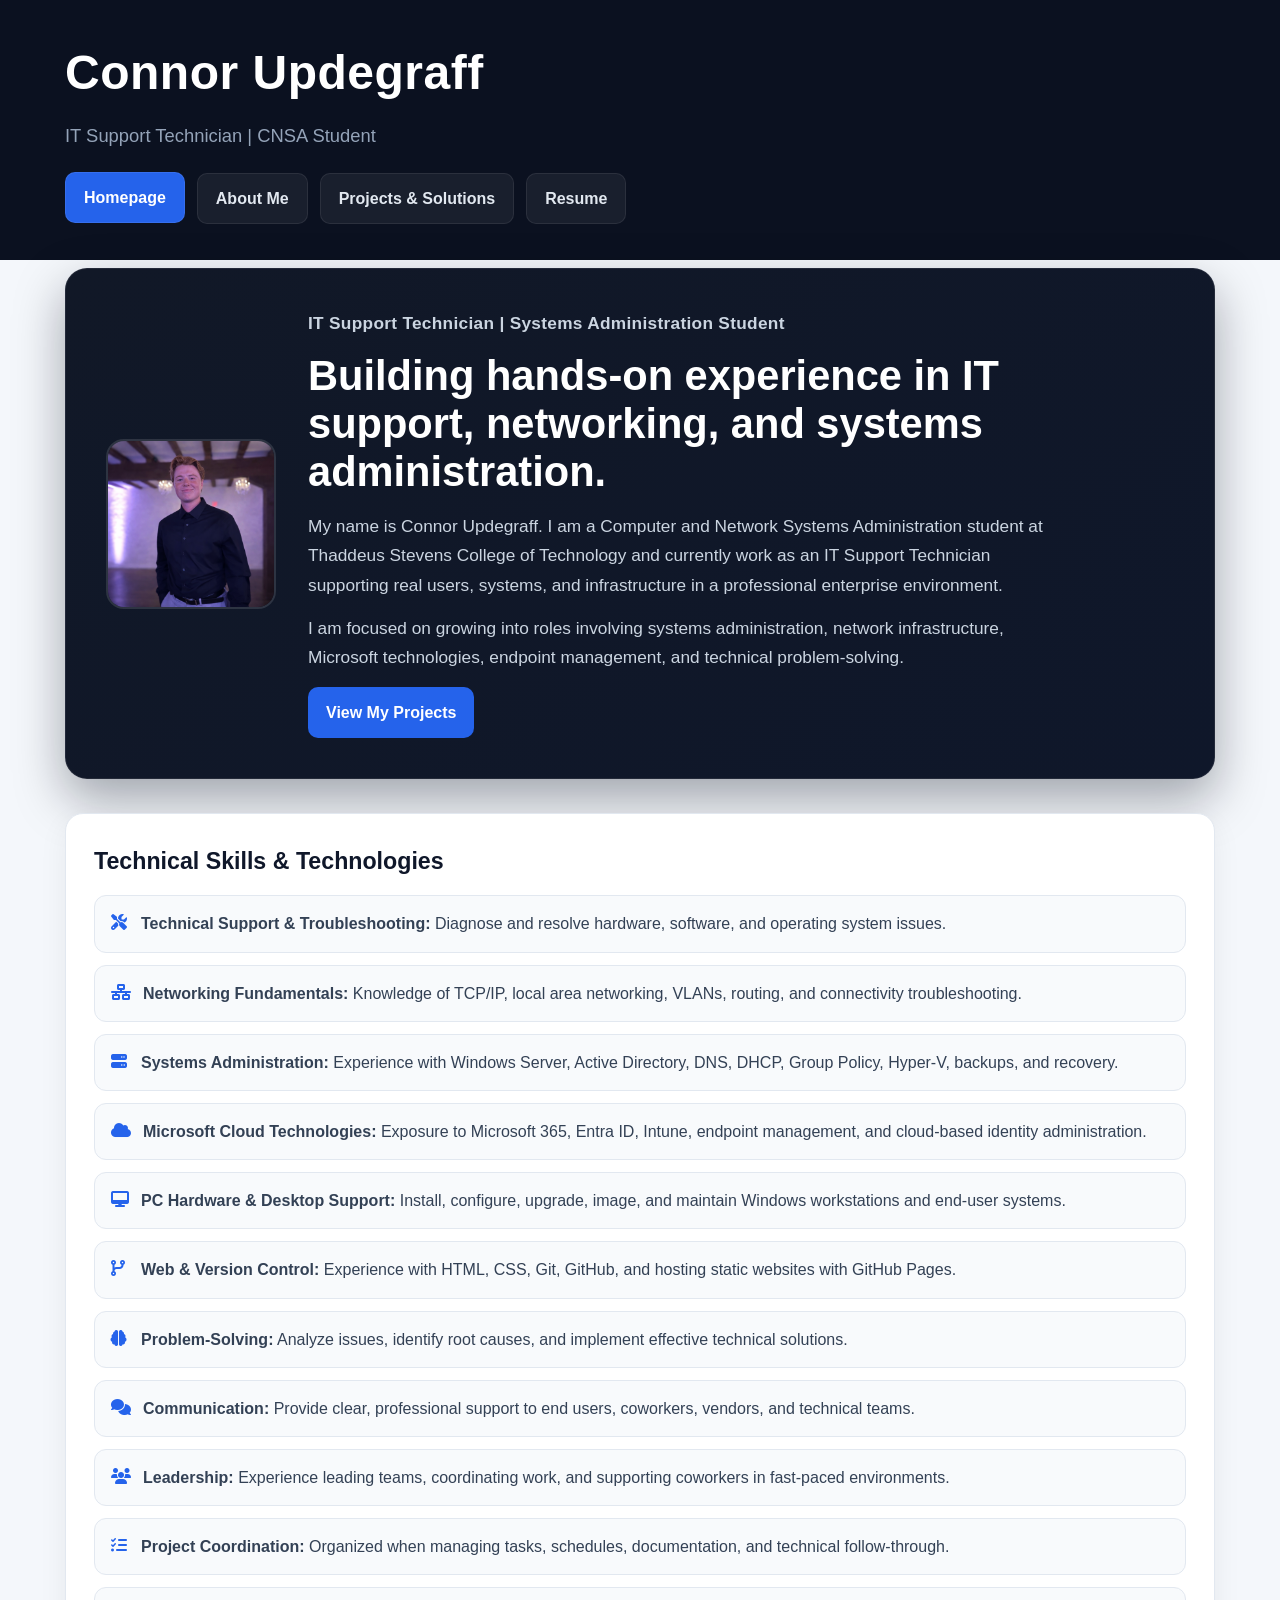
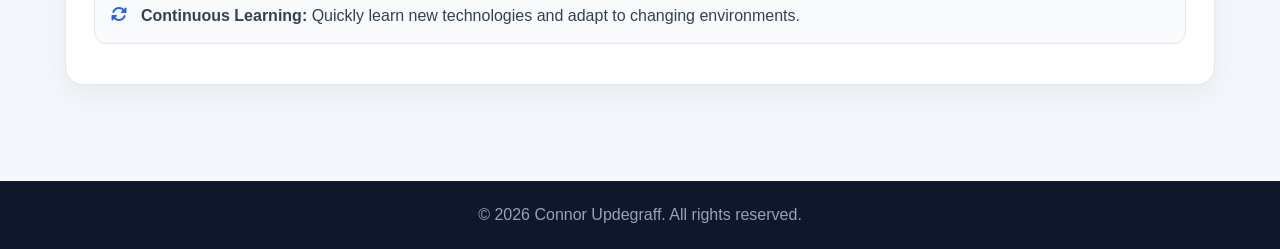
<file: index.html>
<!DOCTYPE html>
<html lang="en">
<head>
    <meta charset="UTF-8">
    <meta name="viewport" content="width=device-width, initial-scale=1.0">
    <title>Connor Updegraff | Homepage</title>
    <link rel="stylesheet" href="css/style.css">
    <link rel="stylesheet" href="https://cdnjs.cloudflare.com/ajax/libs/font-awesome/6.5.0/css/all.min.css">
</head>
<body>
    <header>
        <div class="container">
            <div class="site-title">Connor Updegraff</div>
            <div class="site-subtitle">IT Support Technician | CNSA Student</div>

            <nav>
                <ul>
                    <li><a href="index.html" class="active">Homepage</a></li>
                    <li><a href="AboutMe.html">About Me</a></li>
                    <li><a href="Projects.html">Projects &amp; Solutions</a></li>
                    <li><a href="Resume.html">Resume</a></li>
                </ul>
            </nav>
        </div>
    </header>

    <main>
        <div class="container">
            <section class="hero">
                <img src="images/Pictureofme.jpeg" alt="Photo of Connor Updegraff">

                <div class="hero-text">
                    <p class="hero-label">IT Support Technician | Systems Administration Student</p>

                    <h1>Building hands-on experience in IT support, networking, and systems administration.</h1>

                    <p>My name is Connor Updegraff. I am a Computer and Network Systems Administration student at Thaddeus Stevens College of Technology and currently work as an IT Support Technician supporting real users, systems, and infrastructure in a professional enterprise environment.</p>

                    <p>I am focused on growing into roles involving systems administration, network infrastructure, Microsoft technologies, endpoint management, and technical problem-solving.</p>

                    <div class="hero-actions">
                        <a class="hero-button" href="Projects.html">View My Projects</a>
                    </div>
                </div>
            </section>

            <section class="card">
                <h2>Technical Skills &amp; Technologies</h2>

                <ul class="skills-list">
                    <li><i class="fas fa-tools"></i><span><strong>Technical Support &amp; Troubleshooting:</strong> Diagnose and resolve hardware, software, and operating system issues.</span></li>
                    <li><i class="fas fa-network-wired"></i><span><strong>Networking Fundamentals:</strong> Knowledge of TCP/IP, local area networking, VLANs, routing, and connectivity troubleshooting.</span></li>
                    <li><i class="fas fa-server"></i><span><strong>Systems Administration:</strong> Experience with Windows Server, Active Directory, DNS, DHCP, Group Policy, Hyper-V, backups, and recovery.</span></li>
                    <li><i class="fas fa-cloud"></i><span><strong>Microsoft Cloud Technologies:</strong> Exposure to Microsoft 365, Entra ID, Intune, endpoint management, and cloud-based identity administration.</span></li>
                    <li><i class="fas fa-desktop"></i><span><strong>PC Hardware &amp; Desktop Support:</strong> Install, configure, upgrade, image, and maintain Windows workstations and end-user systems.</span></li>
                    <li><i class="fas fa-code-branch"></i><span><strong>Web &amp; Version Control:</strong> Experience with HTML, CSS, Git, GitHub, and hosting static websites with GitHub Pages.</span></li>
                    <li><i class="fas fa-brain"></i><span><strong>Problem-Solving:</strong> Analyze issues, identify root causes, and implement effective technical solutions.</span></li>
                    <li><i class="fas fa-comments"></i><span><strong>Communication:</strong> Provide clear, professional support to end users, coworkers, vendors, and technical teams.</span></li>
                    <li><i class="fas fa-users"></i><span><strong>Leadership:</strong> Experience leading teams, coordinating work, and supporting coworkers in fast-paced environments.</span></li>
                    <li><i class="fas fa-tasks"></i><span><strong>Project Coordination:</strong> Organized when managing tasks, schedules, documentation, and technical follow-through.</span></li>
                    <li><i class="fas fa-sync-alt"></i><span><strong>Continuous Learning:</strong> Quickly learn new technologies and adapt to changing environments.</span></li>
                </ul>
            </section>
        </div>
    </main>

    <footer>
        <div class="container">
            <p>&copy; 2026 Connor Updegraff. All rights reserved.</p>
        </div>
    </footer>
</body>
</html>
</file>
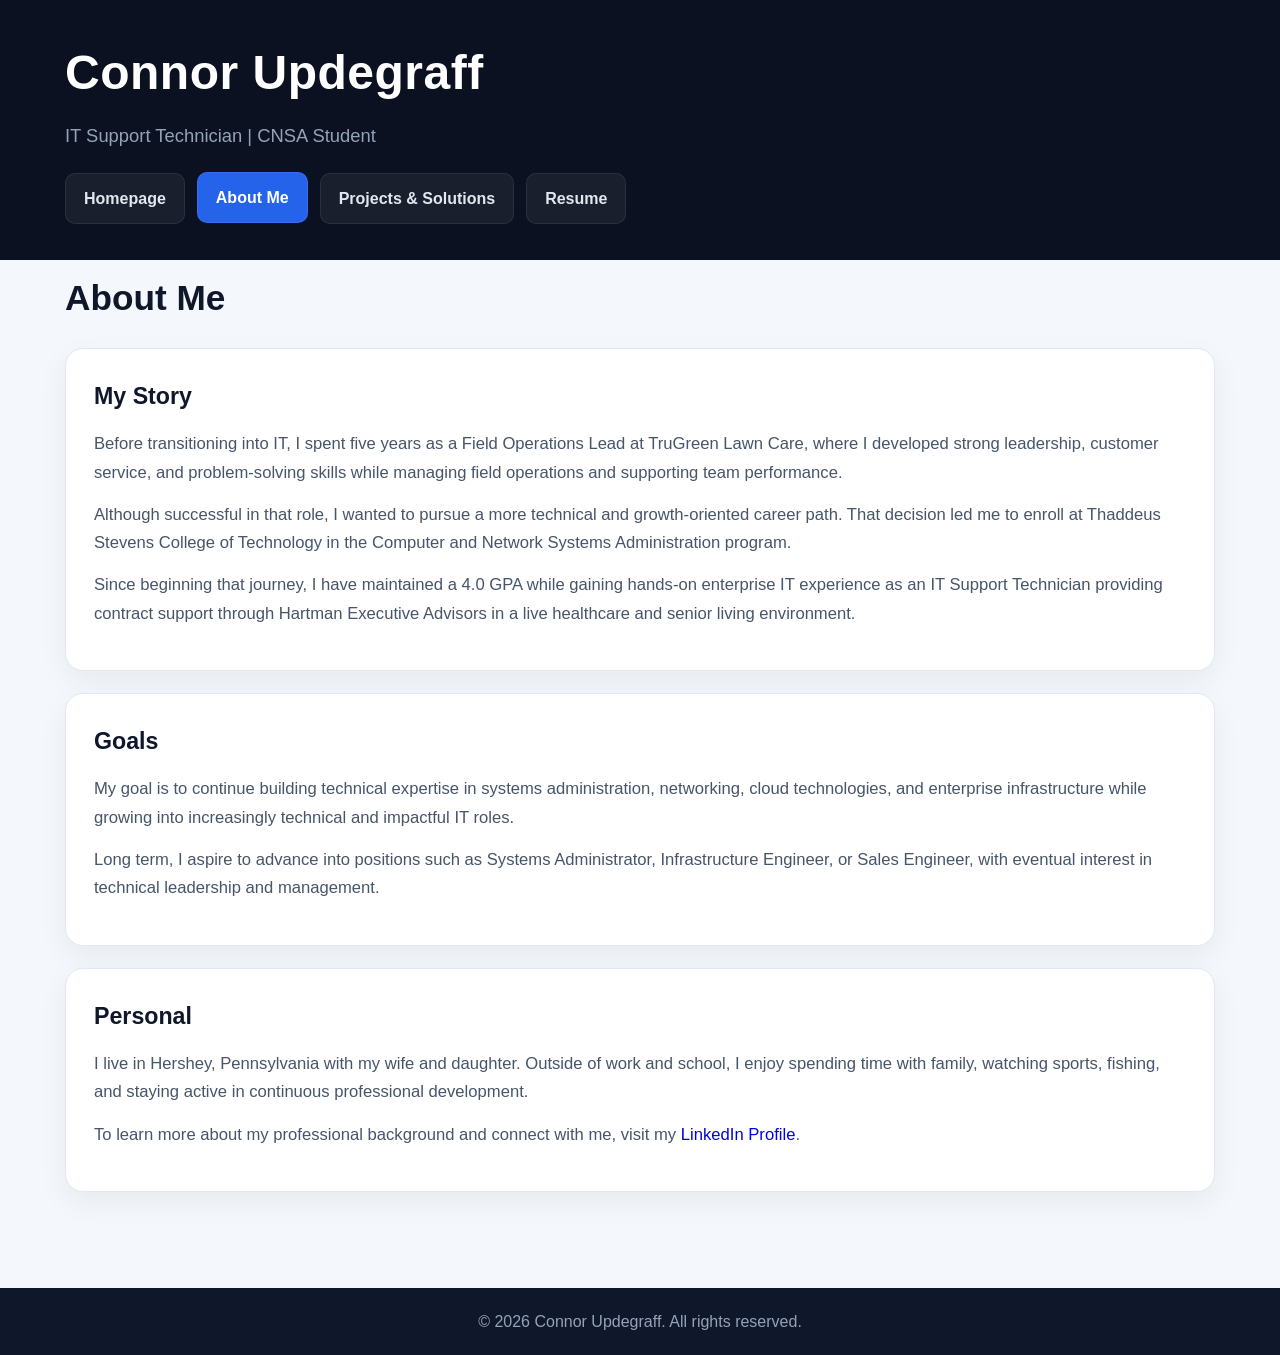
<file: AboutMe.html>
<!DOCTYPE html>
<html lang="en">
<head>
    <meta charset="UTF-8">
    <meta name="viewport" content="width=device-width, initial-scale=1.0">
    <title>Connor Updegraff | About Me</title>
    <link rel="stylesheet" href="css/style.css">
    <link rel="stylesheet" href="https://cdnjs.cloudflare.com/ajax/libs/font-awesome/6.5.0/css/all.min.css">
</head>
<body>
    <header>
        <div class="container">
            <div class="site-title">Connor Updegraff</div>
            <div class="site-subtitle">IT Support Technician | CNSA Student</div>

            <nav>
                <ul>
                    <li><a href="index.html">Homepage</a></li>
                    <li><a href="AboutMe.html" class="active">About Me</a></li>
                    <li><a href="Projects.html">Projects &amp; Solutions</a></li>
                    <li><a href="Resume.html">Resume</a></li>
                </ul>
            </nav>
        </div>
    </header>

    <main>
        <div class="container">
            <h1 class="section-title">About Me</h1>

            <section class="card">
                <h2>My Story</h2>
                <p>Before transitioning into IT, I spent five years as a Field Operations Lead at TruGreen Lawn Care, where I developed strong leadership, customer service, and problem-solving skills while managing field operations and supporting team performance.</p>
                <p>Although successful in that role, I wanted to pursue a more technical and growth-oriented career path. That decision led me to enroll at Thaddeus Stevens College of Technology in the Computer and Network Systems Administration program.</p>
                <p>Since beginning that journey, I have maintained a 4.0 GPA while gaining hands-on enterprise IT experience as an IT Support Technician providing contract support through Hartman Executive Advisors in a live healthcare and senior living environment.
            </section>

            <section class="card">
                <h2>Goals</h2>
                <p>My goal is to continue building technical expertise in systems administration, networking, cloud technologies, and enterprise infrastructure while growing into increasingly technical and impactful IT roles.</p>
                <p>Long term, I aspire to advance into positions such as Systems Administrator, Infrastructure Engineer, or Sales Engineer, with eventual interest in technical leadership and management.</p>
            </section>

            <section class="card">
                <h2>Personal</h2>
                <p>I live in Hershey, Pennsylvania with my wife and daughter. Outside of work and school, I enjoy spending time with family, watching sports, fishing, and staying active in continuous professional development.</p>
                <p>To learn more about my professional background and connect with me, visit my <a href="https://www.linkedin.com/in/connor-updegraff-038242388/" target="_blank">LinkedIn Profile</a>.</p>
            </section>
        </div>
    </main>

    <footer>
        <div class="container">
            <p>&copy; 2026 Connor Updegraff. All rights reserved.</p>
        </div>
    </footer>
</body>
</html>
</file>
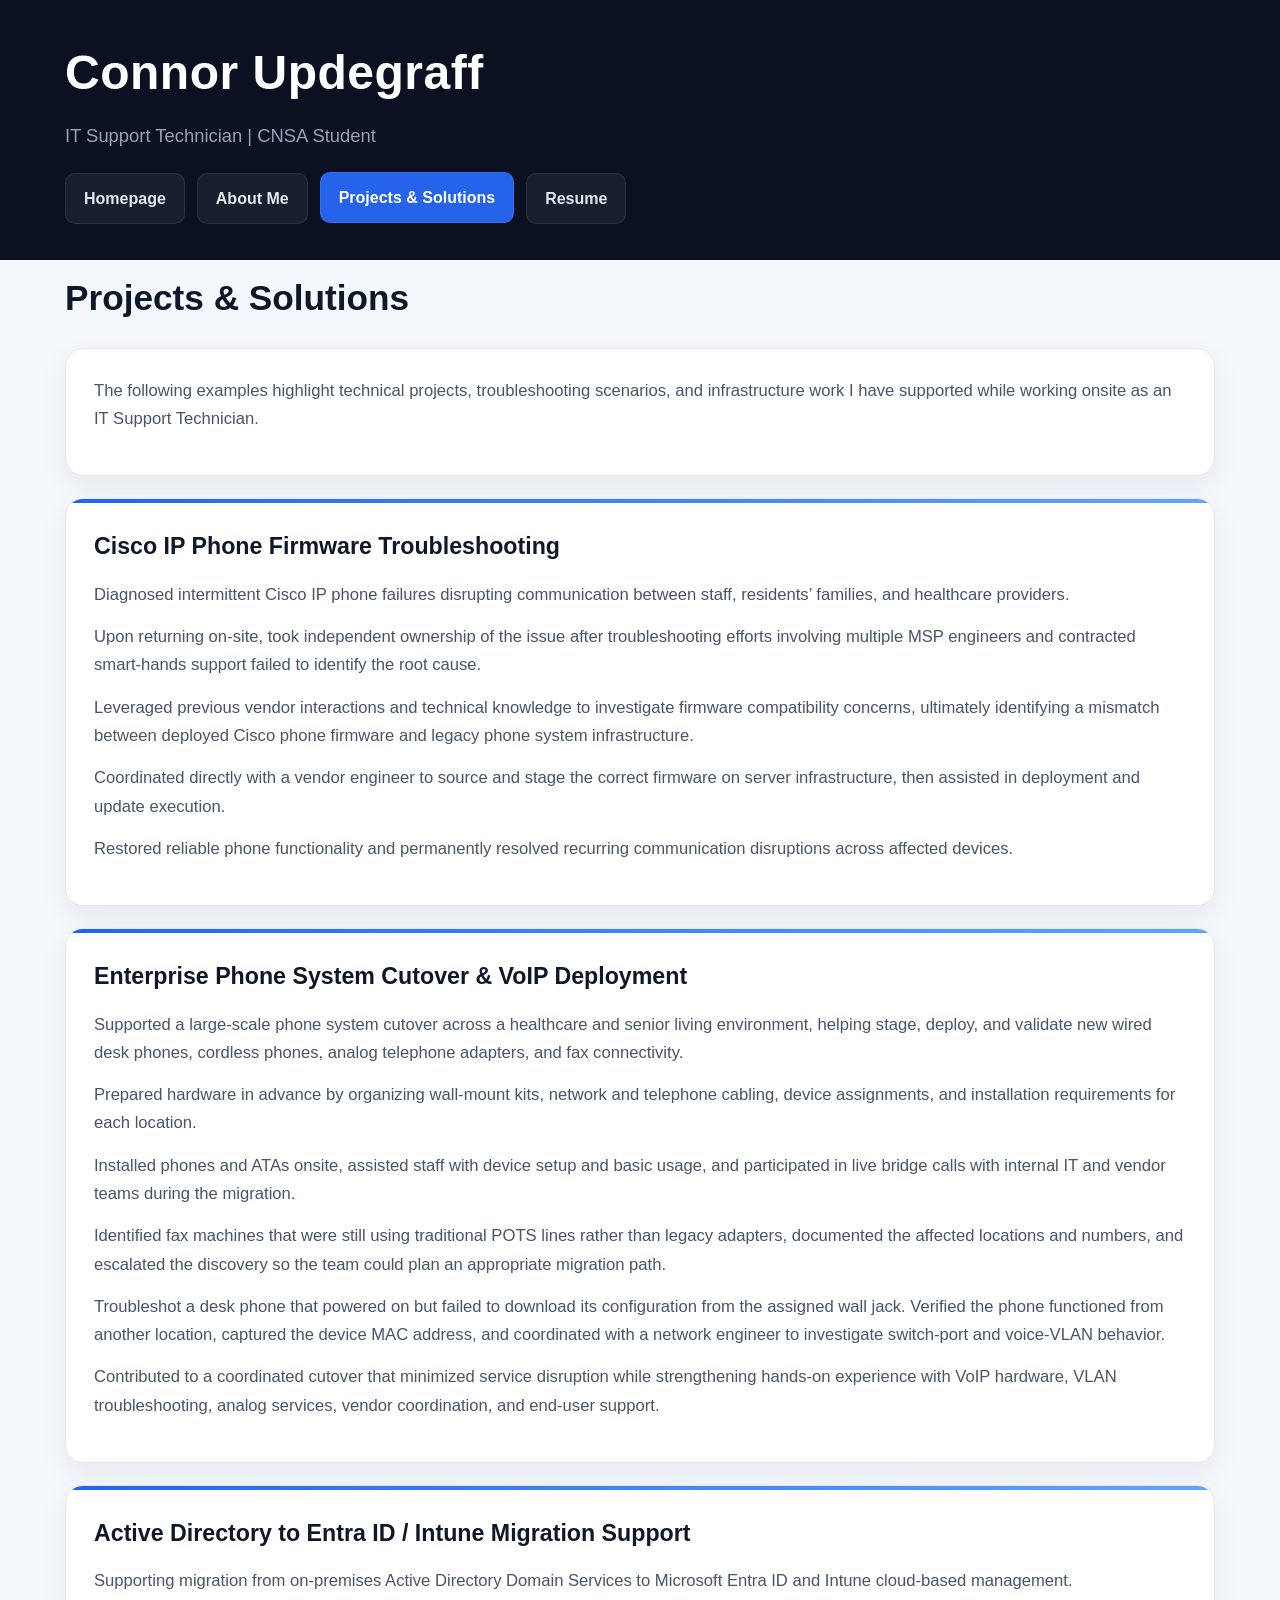
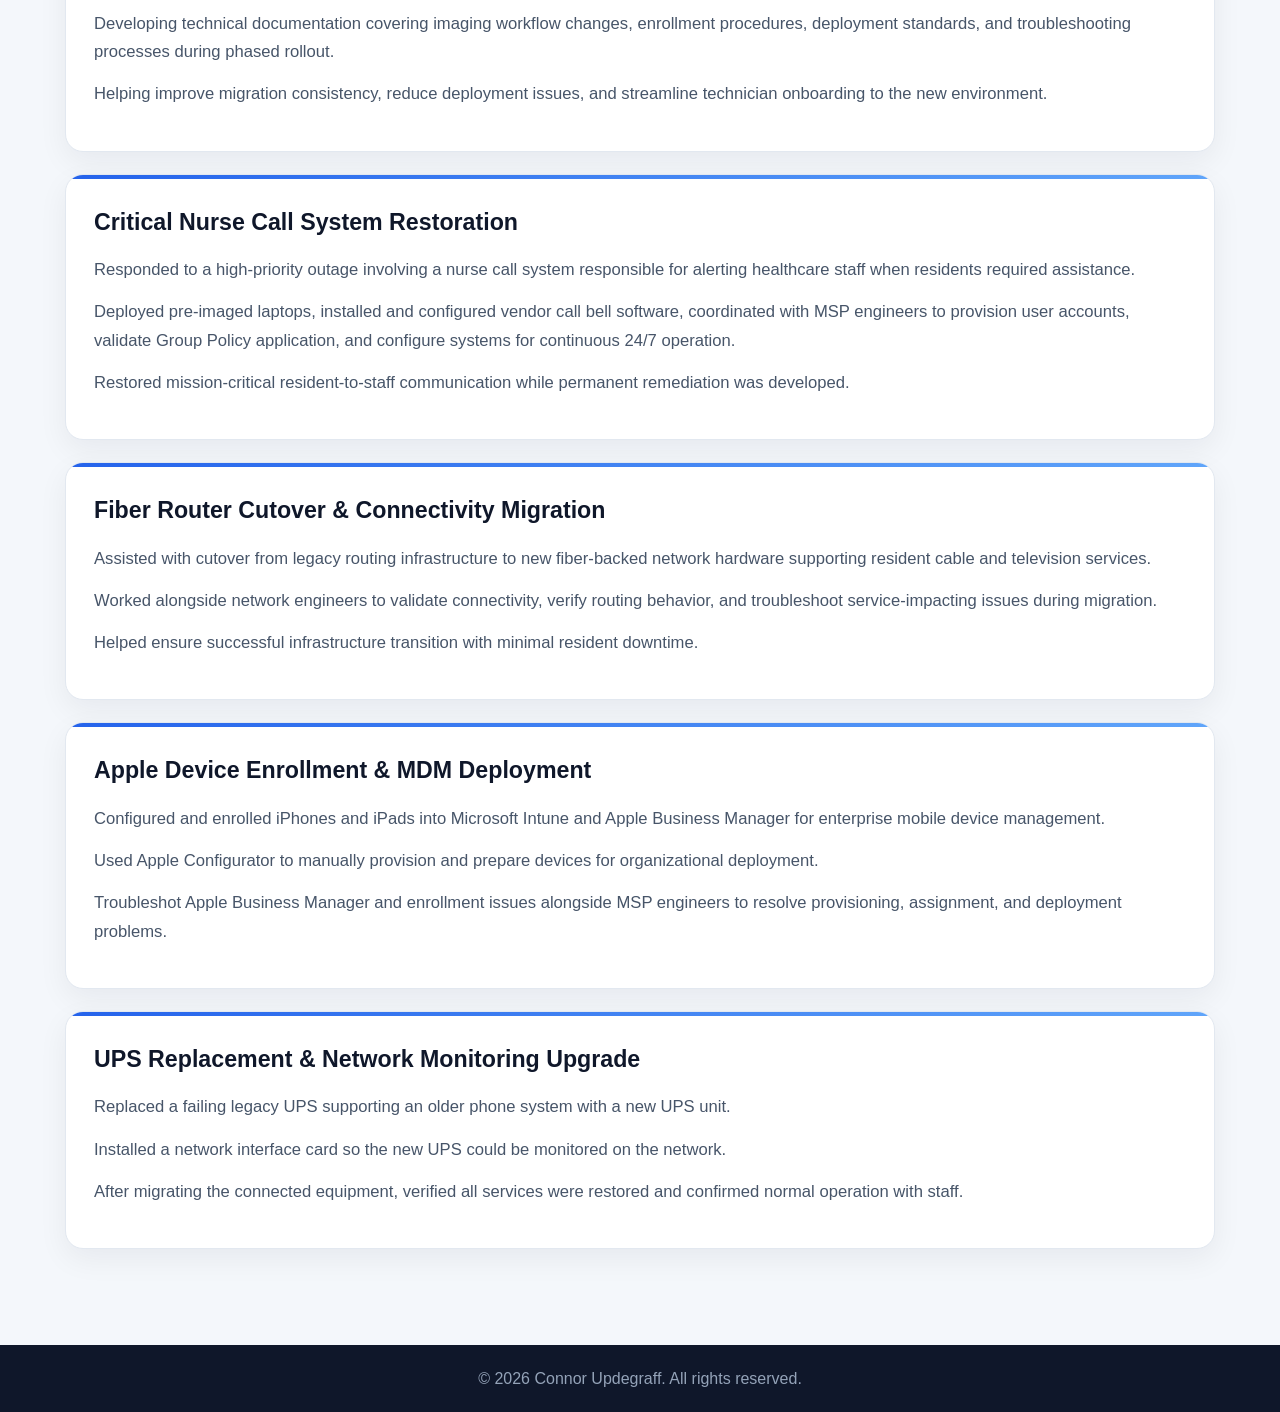
<file: Projects.html>
<!DOCTYPE html>
<html lang="en">
<head>
    <meta charset="UTF-8">
    <meta name="viewport" content="width=device-width, initial-scale=1.0">
    <title>Connor Updegraff | Projects &amp; Solutions</title>
    <link rel="stylesheet" href="css/style.css">
</head>
<body>
    <header>
        <div class="container">
            <div class="site-title">Connor Updegraff</div>
            <div class="site-subtitle">IT Support Technician | CNSA Student</div>
            <nav>
                <ul>
                    <li><a href="index.html">Homepage</a></li>
                    <li><a href="AboutMe.html">About Me</a></li>
                    <li><a href="Projects.html" class="active">Projects &amp; Solutions</a></li>
                    <li><a href="Resume.html">Resume</a></li>
                </ul>
            </nav>
        </div>
    </header>

    <main>
        <div class="container">
            <h1 class="section-title">Projects &amp; Solutions</h1>

            <section class="card">
                <p>The following examples highlight technical projects, troubleshooting scenarios, and infrastructure work I have supported while working onsite as an IT Support Technician.</p>
            </section>

            <section class="project-card">
                <h2>Cisco IP Phone Firmware Troubleshooting</h2>
                <p>Diagnosed intermittent Cisco IP phone failures disrupting communication between staff, residents’ families, and healthcare providers.</p>
                <p>Upon returning on-site, took independent ownership of the issue after troubleshooting efforts involving multiple MSP engineers and contracted smart-hands support failed to identify the root cause.</p>
                <p>Leveraged previous vendor interactions and technical knowledge to investigate firmware compatibility concerns, ultimately identifying a mismatch between deployed Cisco phone firmware and legacy phone system infrastructure.</p>
                <p>Coordinated directly with a vendor engineer to source and stage the correct firmware on server infrastructure, then assisted in deployment and update execution.</p>
                <p>Restored reliable phone functionality and permanently resolved recurring communication disruptions across affected devices.</p>
            </section>

            <section class="project-card">
                <h2>Enterprise Phone System Cutover &amp; VoIP Deployment</h2>
                <p>Supported a large-scale phone system cutover across a healthcare and senior living environment, helping stage, deploy, and validate new wired desk phones, cordless phones, analog telephone adapters, and fax connectivity.</p>
                <p>Prepared hardware in advance by organizing wall-mount kits, network and telephone cabling, device assignments, and installation requirements for each location.</p>
                <p>Installed phones and ATAs onsite, assisted staff with device setup and basic usage, and participated in live bridge calls with internal IT and vendor teams during the migration.</p>
                <p>Identified fax machines that were still using traditional POTS lines rather than legacy adapters, documented the affected locations and numbers, and escalated the discovery so the team could plan an appropriate migration path.</p>
                <p>Troubleshot a desk phone that powered on but failed to download its configuration from the assigned wall jack. Verified the phone functioned from another location, captured the device MAC address, and coordinated with a network engineer to investigate switch-port and voice-VLAN behavior.</p>
                <p>Contributed to a coordinated cutover that minimized service disruption while strengthening hands-on experience with VoIP hardware, VLAN troubleshooting, analog services, vendor coordination, and end-user support.</p>
            </section>

            <section class="project-card">
                <h2>Active Directory to Entra ID / Intune Migration Support</h2>
                <p>Supporting migration from on-premises Active Directory Domain Services to Microsoft Entra ID and Intune cloud-based management.</p>
                <p>Developing technical documentation covering imaging workflow changes, enrollment procedures, deployment standards, and troubleshooting processes during phased rollout.</p>
                <p>Helping improve migration consistency, reduce deployment issues, and streamline technician onboarding to the new environment.</p>
            </section>

            <section class="project-card">
                <h2>Critical Nurse Call System Restoration</h2>
                <p>Responded to a high-priority outage involving a nurse call system responsible for alerting healthcare staff when residents required assistance.</p>
                <p>Deployed pre-imaged laptops, installed and configured vendor call bell software, coordinated with MSP engineers to provision user accounts, validate Group Policy application, and configure systems for continuous 24/7 operation.</p>
                <p>Restored mission-critical resident-to-staff communication while permanent remediation was developed.</p>
            </section>

            <section class="project-card">
                <h2>Fiber Router Cutover &amp; Connectivity Migration</h2>
                <p>Assisted with cutover from legacy routing infrastructure to new fiber-backed network hardware supporting resident cable and television services.</p>
                <p>Worked alongside network engineers to validate connectivity, verify routing behavior, and troubleshoot service-impacting issues during migration.</p>
                <p>Helped ensure successful infrastructure transition with minimal resident downtime.</p>
            </section>

            <section class="project-card">
                <h2>Apple Device Enrollment &amp; MDM Deployment</h2>
                <p>Configured and enrolled iPhones and iPads into Microsoft Intune and Apple Business Manager for enterprise mobile device management.</p>
                <p>Used Apple Configurator to manually provision and prepare devices for organizational deployment.</p>
                <p>Troubleshot Apple Business Manager and enrollment issues alongside MSP engineers to resolve provisioning, assignment, and deployment problems.</p>
            </section>

            <section class="project-card">
                <h2>UPS Replacement &amp; Network Monitoring Upgrade</h2>
                <p>Replaced a failing legacy UPS supporting an older phone system with a new UPS unit.</p>
                <p>Installed a network interface card so the new UPS could be monitored on the network.</p>
                <p>After migrating the connected equipment, verified all services were restored and confirmed normal operation with staff.</p>
            </section>
        </div>
    </main>

    <footer>
        <div class="container">
            <p>&copy; 2026 Connor Updegraff. All rights reserved.</p>
        </div>
    </footer>
</body>
</html>
</file>
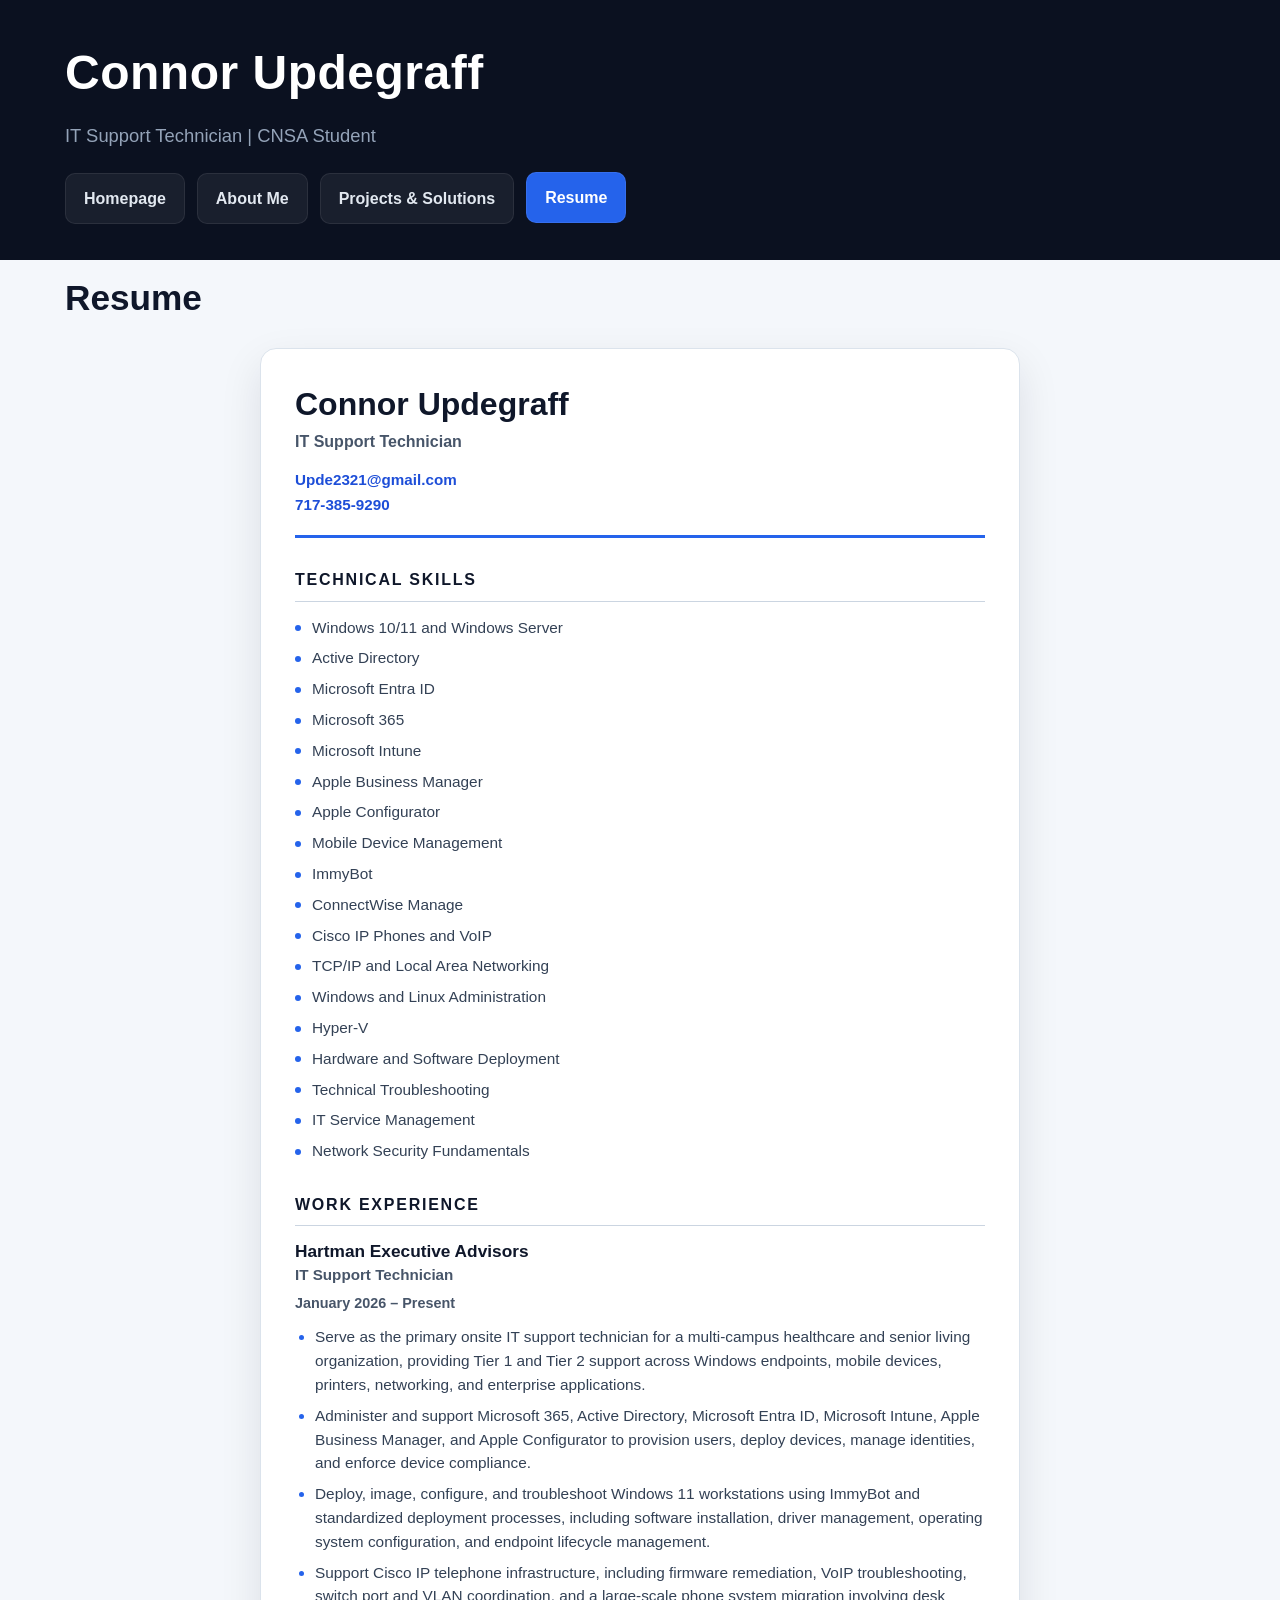
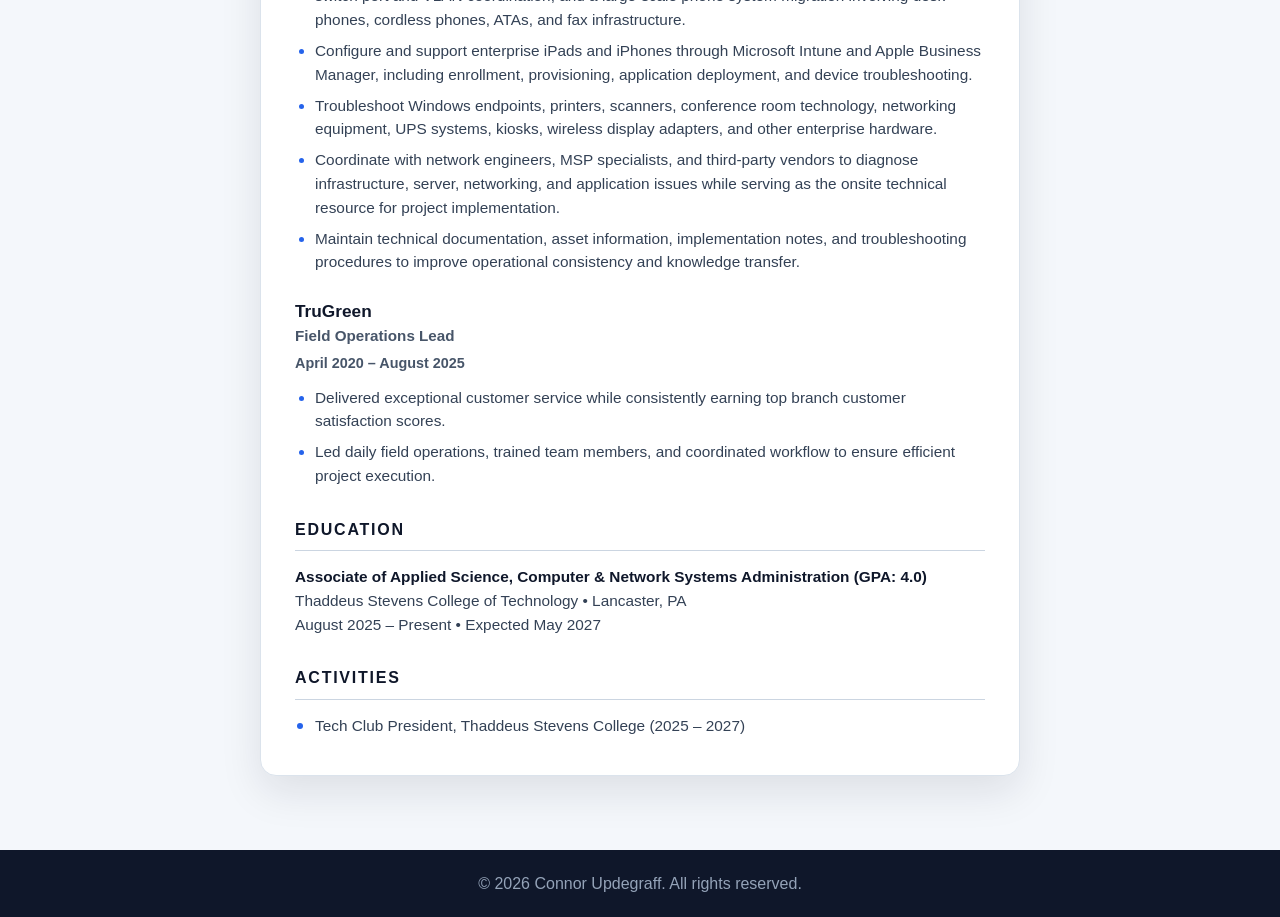
<file: Resume.html>
<!DOCTYPE html>
<html lang="en">
<head>
    <meta charset="UTF-8">
    <meta name="viewport" content="width=device-width, initial-scale=1.0">
    <title>Connor Updegraff | Resume</title>
    <link rel="stylesheet" href="css/style.css">
    <style>
        .resume-document {
            max-width: 760px;
            margin: 0 auto;
            background: #ffffff;
            color: #1f2937;
            border-radius: 16px;
            padding: 38px 34px;
            border: 1px solid #dbe3ec;
            box-shadow: 0 16px 42px rgba(15, 23, 42, 0.10);
        }
        .resume-header {
            display: block;
            padding-bottom: 18px;
            margin-bottom: 26px;
            border-bottom: 3px solid #2563eb;
        }
        .resume-header h2 {
            color: #0f172a;
            font-size: 2rem;
            line-height: 1.1;
            margin-bottom: 6px;
        }
        .resume-title {
            color: #475569;
            font-size: 1rem;
            font-weight: 600;
        }
        .resume-contact {
            text-align: left;
            margin-top: 12px;
            color: #475569;
            font-size: 0.95rem;
            line-height: 1.65;
        }
        .resume-contact a {
            color: #1d4ed8;
            font-weight: 600;
        }
        .resume-section {
            margin-top: 28px;
        }
        .resume-section h3 {
            color: #0f172a;
            font-size: 1rem;
            letter-spacing: 0.11em;
            text-transform: uppercase;
            padding-bottom: 7px;
            margin-bottom: 14px;
            border-bottom: 1px solid #cbd5e1;
        }
        .resume-section p,
        .resume-section li {
            color: #334155;
            font-size: 0.96rem;
            line-height: 1.55;
        }
        .skills-grid {
            display: grid;
            grid-template-columns: 1fr;
            row-gap: 7px;
            margin: 0;
            padding: 0;
            list-style: none;
        }
        .skills-grid li {
            position: relative;
            padding-left: 17px;
        }
        .skills-grid li::before {
            content: "";
            position: absolute;
            left: 0;
            top: 0.62em;
            width: 6px;
            height: 6px;
            border-radius: 50%;
            background: #2563eb;
        }
        .resume-role {
            margin-bottom: 26px;
        }
        .role-heading {
            display: block;
            margin-bottom: 10px;
        }
        .role-heading h4 {
            color: #0f172a;
            font-size: 1.08rem;
            line-height: 1.35;
        }
        .role-heading h4 span {
            display: block;
            color: #475569;
            font-size: 0.95rem;
            font-weight: 600;
            margin-top: 2px;
        }
        .role-date {
            display: block;
            margin-top: 5px;
            color: #475569;
            font-size: 0.9rem;
            font-weight: 700;
        }
        .resume-role ul {
            margin: 0;
            padding-left: 20px;
        }
        .resume-role li {
            margin-bottom: 7px;
        }
        .resume-role li::marker {
            color: #2563eb;
        }
        .education-line strong {
            color: #0f172a;
        }
        .activity-item {
            margin: 0;
            padding-left: 20px;
            position: relative;
        }
        .activity-item::before {
            content: "";
            position: absolute;
            left: 2px;
            top: 0.62em;
            width: 6px;
            height: 6px;
            border-radius: 50%;
            background: #2563eb;
        }
        @media (max-width: 768px) {
            .resume-document {
                padding: 28px 22px;
                border-radius: 14px;
            }
            .resume-header h2 {
                font-size: 1.75rem;
            }
            .resume-section p,
            .resume-section li {
                font-size: 0.94rem;
            }
        }
        @media print {
            header, footer, .section-title {
                display: none;
            }
            body, main {
                background: #ffffff;
                padding: 0;
            }
            .container {
                width: 100%;
                max-width: none;
            }
            .resume-document {
                box-shadow: none;
                border: none;
                border-radius: 0;
                max-width: none;
                padding: 0;
            }
        }
    </style>
</head>
<body>
    <header>
        <div class="container">
            <div class="site-title">Connor Updegraff</div>
            <div class="site-subtitle">IT Support Technician | CNSA Student</div>
            <nav>
                <ul>
                    <li><a href="index.html">Homepage</a></li>
                    <li><a href="AboutMe.html">About Me</a></li>
                    <li><a href="Projects.html">Projects &amp; Solutions</a></li>
                    <li><a href="Resume.html" class="active">Resume</a></li>
                </ul>
            </nav>
        </div>
    </header>
    <main>
        <div class="container">
            <h1 class="section-title">Resume</h1>
            <article class="resume-document">
                <div class="resume-header">
                    <div>
                        <h2>Connor Updegraff</h2>
                        <div class="resume-title">IT Support Technician</div>
                    </div>
                    <div class="resume-contact">
                        <div><a href="mailto:Upde2321@gmail.com">Upde2321@gmail.com</a></div>
                        <div><a href="tel:17173859290">717-385-9290</a></div>
                    </div>
                </div>
                <section class="resume-section">
                    <h3>Technical Skills</h3>
                    <ul class="skills-grid">
                        <li>Windows 10/11 and Windows Server</li>
                        <li>Active Directory</li>
                        <li>Microsoft Entra ID</li>
                        <li>Microsoft 365</li>
                        <li>Microsoft Intune</li>
                        <li>Apple Business Manager</li>
                        <li>Apple Configurator</li>
                        <li>Mobile Device Management</li>
                        <li>ImmyBot</li>
                        <li>ConnectWise Manage</li>
                        <li>Cisco IP Phones and VoIP</li>
                        <li>TCP/IP and Local Area Networking</li>
                        <li>Windows and Linux Administration</li>
                        <li>Hyper-V</li>
                        <li>Hardware and Software Deployment</li>
                        <li>Technical Troubleshooting</li>
                        <li>IT Service Management</li>
                        <li>Network Security Fundamentals</li>
                    </ul>
                </section>
                <section class="resume-section">
                    <h3>Work Experience</h3>
                    <div class="resume-role">
                        <div class="role-heading">
                            <h4>Hartman Executive Advisors<span>IT Support Technician</span></h4>
                            <div class="role-date">January 2026 – Present</div>
                        </div>
                        <ul>
                            <li>Serve as the primary onsite IT support technician for a multi-campus healthcare and senior living organization, providing Tier 1 and Tier 2 support across Windows endpoints, mobile devices, printers, networking, and enterprise applications.</li>
                            <li>Administer and support Microsoft 365, Active Directory, Microsoft Entra ID, Microsoft Intune, Apple Business Manager, and Apple Configurator to provision users, deploy devices, manage identities, and enforce device compliance.</li>
                            <li>Deploy, image, configure, and troubleshoot Windows 11 workstations using ImmyBot and standardized deployment processes, including software installation, driver management, operating system configuration, and endpoint lifecycle management.</li>
                            <li>Support Cisco IP telephone infrastructure, including firmware remediation, VoIP troubleshooting, switch port and VLAN coordination, and a large-scale phone system migration involving desk phones, cordless phones, ATAs, and fax infrastructure.</li>
                            <li>Configure and support enterprise iPads and iPhones through Microsoft Intune and Apple Business Manager, including enrollment, provisioning, application deployment, and device troubleshooting.</li>
                            <li>Troubleshoot Windows endpoints, printers, scanners, conference room technology, networking equipment, UPS systems, kiosks, wireless display adapters, and other enterprise hardware.</li>
                            <li>Coordinate with network engineers, MSP specialists, and third-party vendors to diagnose infrastructure, server, networking, and application issues while serving as the onsite technical resource for project implementation.</li>
                            <li>Maintain technical documentation, asset information, implementation notes, and troubleshooting procedures to improve operational consistency and knowledge transfer.</li>
                        </ul>
                    </div>
                    <div class="resume-role">
                        <div class="role-heading">
                            <h4>TruGreen<span>Field Operations Lead</span></h4>
                            <div class="role-date">April 2020 – August 2025</div>
                        </div>
                        <ul>
                            <li>Delivered exceptional customer service while consistently earning top branch customer satisfaction scores.</li>
                            <li>Led daily field operations, trained team members, and coordinated workflow to ensure efficient project execution.</li>
                        </ul>
                    </div>
                </section>
                <section class="resume-section">
                    <h3>Education</h3>
                    <p class="education-line"><strong>Associate of Applied Science, Computer &amp; Network Systems Administration (GPA: 4.0)</strong><br>Thaddeus Stevens College of Technology &bull; Lancaster, PA<br>August 2025 – Present &bull; Expected May 2027</p>
                </section>
                <section class="resume-section">
                    <h3>Activities</h3>
                    <p class="activity-item">Tech Club President, Thaddeus Stevens College (2025 – 2027)</p>
                </section>
            </article>
        </div>
    </main>
    <footer>
        <div class="container">
            <p>&copy; 2026 Connor Updegraff. All rights reserved.</p>
        </div>
    </footer>
</body>
</html>
</file>
<file: css/style.css>
* {
    margin: 0;
    padding: 0;
    box-sizing: border-box;
}

body {
    font-family: Arial, Helvetica, sans-serif;
    background: linear-gradient(180deg, #0b1120 0px, #0b1120 260px, #f4f7fb 260px, #f4f7fb 100%);
    color: #dbe4ee;
    line-height: 1.7;
}

a {
    text-decoration: none;
}

.container {
    width: 90%;
    max-width: 1150px;
    margin: 0 auto;
}

header {
    padding: 32px 0 20px;
    background: transparent;
}

.site-title {
    font-size: 3rem;
    font-weight: 700;
    color: #ffffff;
    margin-bottom: 6px;
    letter-spacing: 0.5px;
}

.site-subtitle {
    font-size: 1.15rem;
    color: #94a3b8;
    margin-bottom: 22px;
}

nav ul {
    list-style: none;
    display: flex;
    flex-wrap: wrap;
    gap: 12px;
}

nav ul li {
    list-style: none;
}

nav ul li a {
    display: inline-block;
    padding: 11px 18px;
    border-radius: 10px;
    background: rgba(255, 255, 255, 0.06);
    color: #e2e8f0;
    border: 1px solid rgba(255, 255, 255, 0.08);
    font-weight: 600;
    transition: 0.25s ease;
}

nav ul li a:hover,
nav ul li a.active {
    background: #2563eb;
    color: #ffffff;
    transform: translateY(-1px);
}

main {
    padding: 24px 0 48px;
}

.hero {
    display: flex;
    flex-wrap: wrap;
    align-items: center;
    gap: 32px;
    background: linear-gradient(145deg, #111827, #0f172a);
    border: 1px solid rgba(255,255,255,0.08);
    border-radius: 22px;
    padding: 40px;
    box-shadow: 0 20px 50px rgba(2, 8, 23, 0.35);
    margin-bottom: 34px;
}

.hero img {
    width: 170px;
    height: 170px;
    object-fit: cover;
    border-radius: 18px;
    border: 2px solid rgba(255,255,255,0.12);
}

.hero-text {
    flex: 1;
    min-width: 280px;
}

.hero-label {
    color: #60a5fa;
    font-weight: 700;
    margin-bottom: 14px;
    letter-spacing: 0.3px;
}

.hero-text h1 {
    font-size: 2.6rem;
    line-height: 1.15;
    color: #ffffff;
    margin-bottom: 16px;
}

.hero-text p {
    color: #cbd5e1;
    font-size: 1.08rem;
    margin-bottom: 14px;
    max-width: 760px;
}

.hero-actions {
    margin-top: 10px;
}

.hero-button {
    display: inline-block;
    padding: 12px 18px;
    border-radius: 10px;
    background: #2563eb;
    color: #ffffff;
    font-weight: 700;
    transition: 0.25s ease;
}

.hero-button:hover {
    background: #1d4ed8;
}

.section-title {
    font-size: 2.2rem;
    color: #0f172a;
    margin-bottom: 20px;
}

.card,
.project-card,
.resume-frame {
    background: #ffffff;
    color: #334155;
    border-radius: 18px;
    padding: 28px;
    margin-bottom: 22px;
    border: 1px solid #e2e8f0;
    box-shadow: 0 10px 30px rgba(15, 23, 42, 0.06);
}

.card h2,
.project-card h2,
.resume-frame h2 {
    font-size: 1.45rem;
    color: #0f172a;
    margin-bottom: 14px;
}

.card p,
.project-card p,
.resume-frame p {
    font-size: 1.04rem;
    color: #475569;
    margin-bottom: 14px;
}

.skills-list {
    list-style: none;
    padding: 0;
}

.skills-list li {
    display: flex;
    align-items: flex-start;
    gap: 12px;
    padding: 14px 16px;
    margin-bottom: 12px;
    background: #f8fafc;
    border: 1px solid #e2e8f0;
    border-radius: 12px;
}

.skills-list li i {
    color: #2563eb;
    margin-top: 4px;
    min-width: 18px;
}

.project-card {
    position: relative;
    overflow: hidden;
}

.project-card::before {
    content: "";
    position: absolute;
    top: 0;
    left: 0;
    width: 100%;
    height: 4px;
    background: linear-gradient(90deg, #2563eb, #60a5fa);
}

.resume-frame embed {
    width: 100%;
    height: 900px;
    border: none;
    border-radius: 12px;
    margin-top: 10px;
}

.resume-link {
    display: inline-block;
    margin-top: 16px;
    padding: 11px 16px;
    border-radius: 10px;
    background: #2563eb;
    color: #ffffff;
    font-weight: 700;
}

.resume-link:hover {
    background: #1d4ed8;
}

footer {
    background: #0f172a;
    color: #94a3b8;
    text-align: center;
    padding: 20px 0;
    margin-top: 26px;
}

nav::before,
nav::after,
header::before,
header::after {
    content: none !important;
    display: none !important;
}

@media (max-width: 768px) {
    header {
        padding: 28px 0 18px;
    }

    .site-title {
        font-size: 2.3rem;
        line-height: 1.1;
    }

    .site-subtitle {
        font-size: 1.05rem;
        line-height: 1.4;
    }

    nav ul {
        display: grid;
        grid-template-columns: 1fr 1fr;
        gap: 10px;
        width: 100%;
    }

    nav ul li a {
        width: 100%;
        text-align: center;
        padding: 12px 10px;
        font-size: 0.95rem;
        border-radius: 12px;
    }

    .hero {
        padding: 24px;
        margin-top: 22px;
    }

    .hero img {
        width: 150px;
        height: 150px;
        margin: 0 auto;
        display: block;
    }

    .hero-text h1 {
        font-size: 2.1rem;
        line-height: 1.15;
    }

    .hero-text p {
        font-size: 1rem;
    }

    .card,
    .project-card,
    .resume-frame {
        padding: 22px;
    }

    .resume-frame embed {
        height: 650px;
    }
}
</file>
